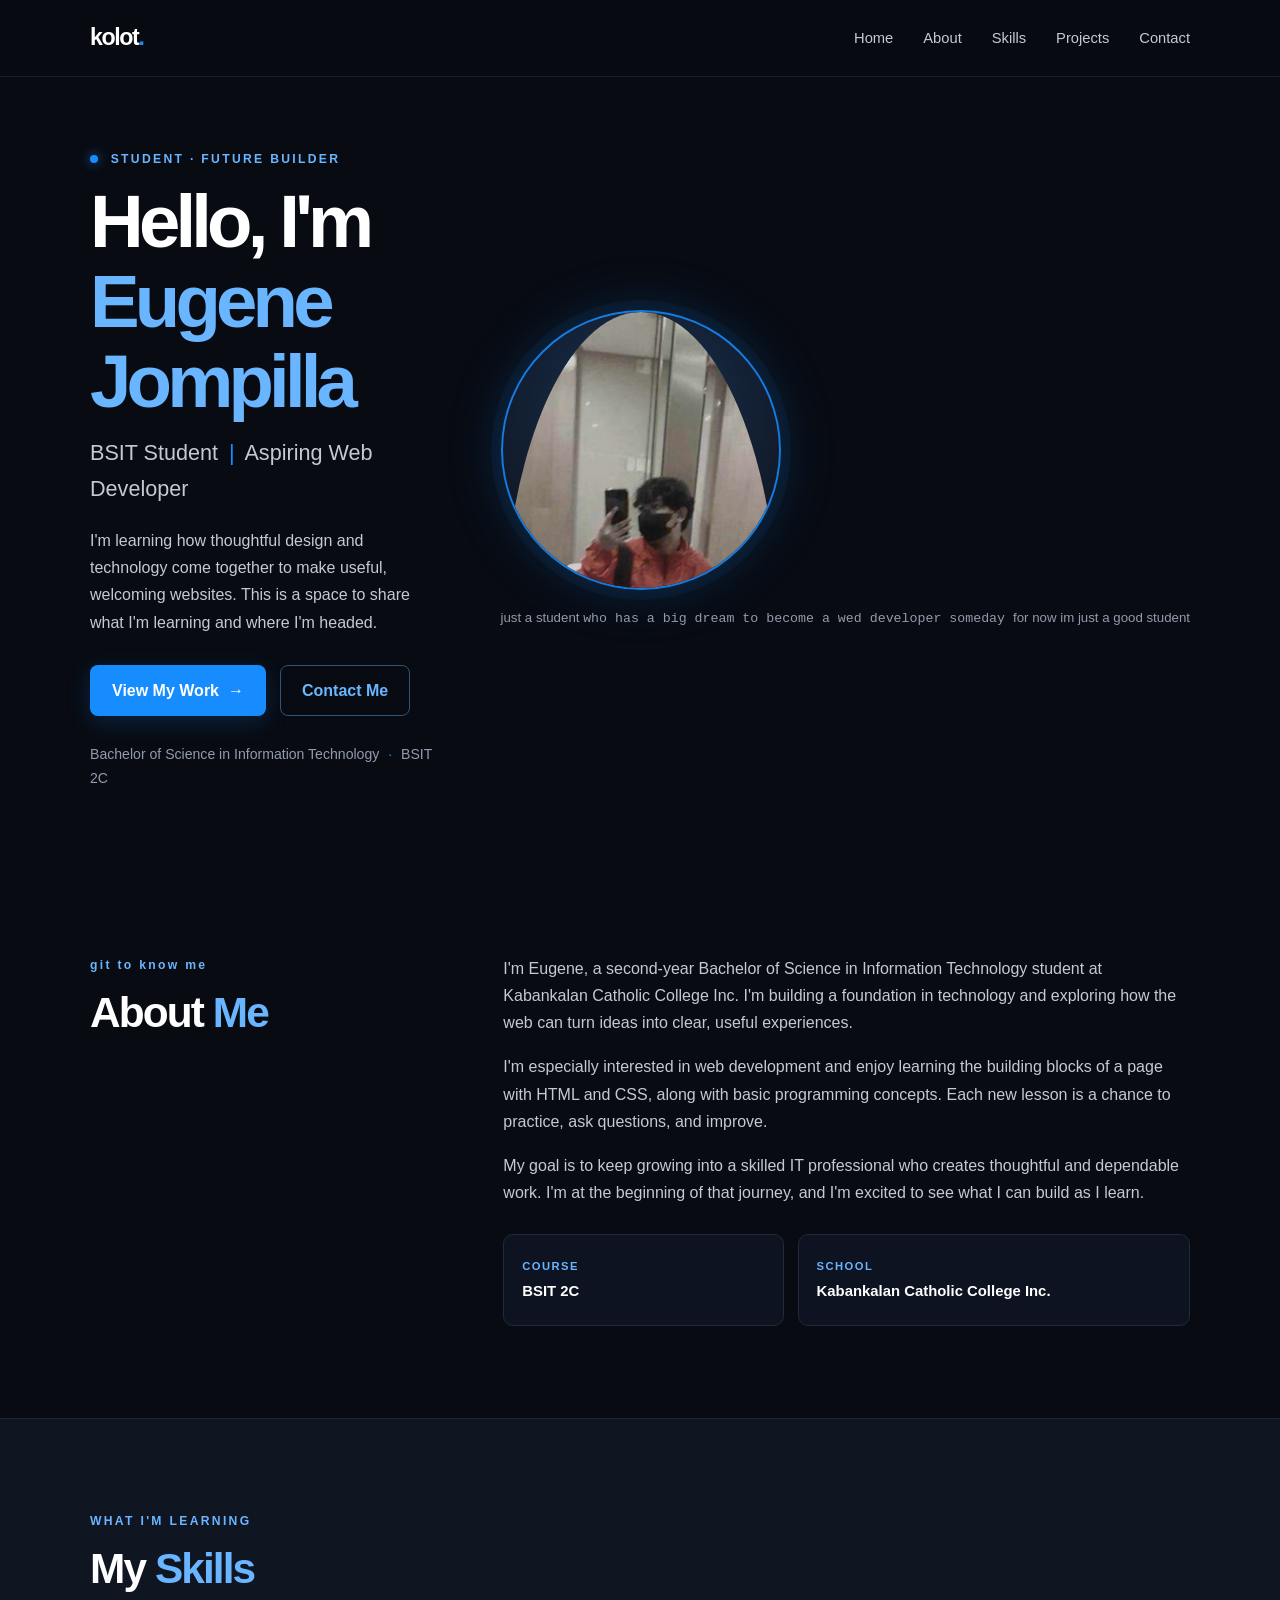
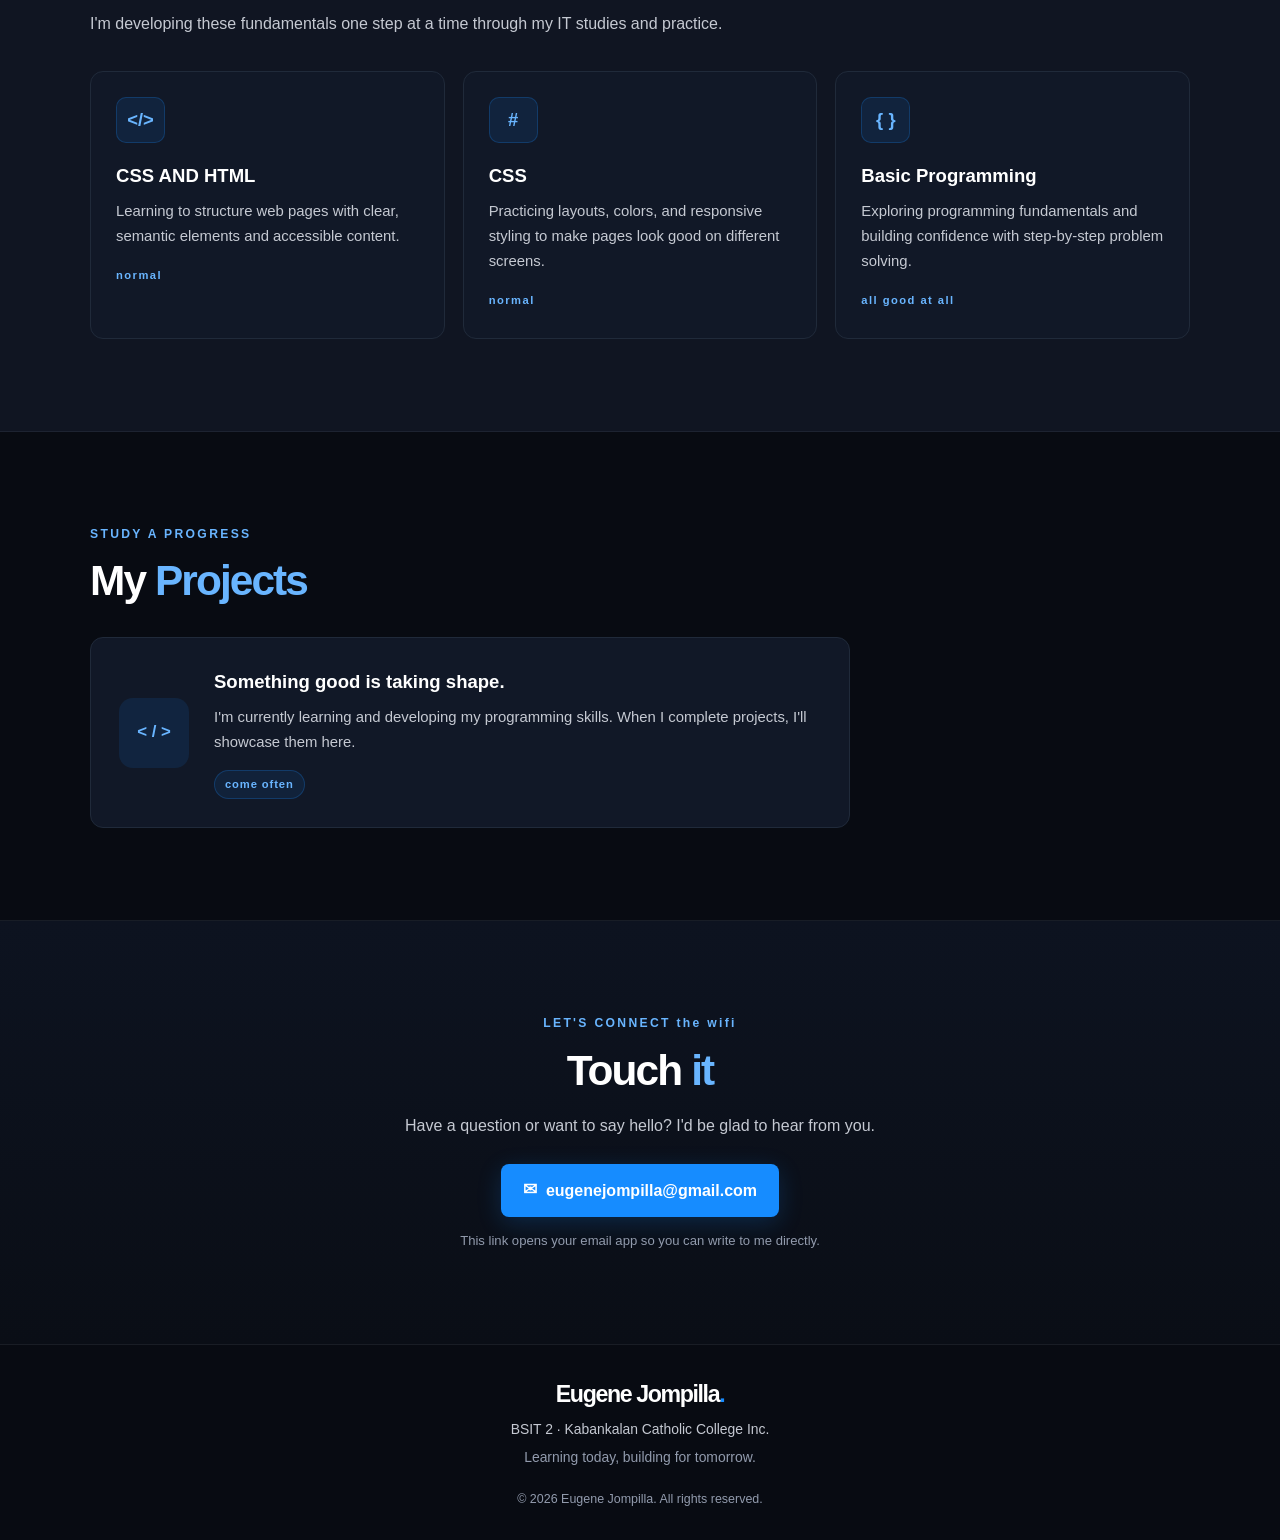
<file: index.html>
<!DOCTYPE html>
<html lang="en">
<head>
  <meta charset="UTF-8">
  <meta name="viewport" content="width=device-width, initial-scale=1.0">
  <meta name="description" content="Eugene Jompilla's portfolio as a BSIT student and aspiring web developer.">
  <meta name="theme-color" content="#080b12">
  <meta property="og:title" content="Eugene Jompilla | Student &amp; Aspiring Web Developer">
  <meta property="og:description" content="Eugene Jompilla's portfolio as a BSIT student and aspiring web developer.">
  <meta property="og:type" content="website">
  <meta property="og:url" content="https://jompila79-bit.github.io/jompilla-project-1/">
  <meta name="twitter:card" content="summary">
  <title>Eugene Jompilla | Student &amp; Aspiring Web Developer</title>
 <link rel="stylesheet" href="style.css">
</head>
<body>
  <a class="skip-link" href="#main-content">Skip to content</a>
  <header class="site-header">
    <nav class="navbar container" aria-label="Main navigation">
      <a class="logo" href="#home" aria-label="Eugene Jompilla, home">kolot<span>.</span></a>
      <ul class="nav-links">
        <li><a href="#home">Home</a></li>
        <li><a href="#about">About</a></li>
        <li><a href="#skills">Skills</a></li>
        <li><a href="#projects">Projects</a></li>
        <li><a href="#contact">Contact</a></li>
      </ul>
    </nav>
  </header>

  <main id="main-content" tabindex="-1">
    <!-- A welcoming introduction and a place for Eugene's profile photo. -->
    <section class="hero container" id="home" aria-labelledby="hero-title">
      <div class="hero-text">
        <p class="eyebrow"><span class="status-dot" aria-hidden="true"></span> STUDENT · FUTURE BUILDER</p>
        <h1 id="hero-title">Hello, I'm <span>Eugene Jompilla</span></h1>
        <h2>BSIT Student <span class="title-divider" aria-hidden="true">|</span> Aspiring Web Developer</h2>
        <p class="intro">I'm learning how thoughtful design and technology come together to make useful, welcoming websites. This is a space to share what I'm learning and where I'm headed.</p>
        <div class="hero-buttons">
          <a class="button primary" href="#projects">View My Work <span aria-hidden="true">→</span></a>
          <a class="button secondary" href="#contact">Contact Me</a>
        </div>
        <p class="hero-location">Bachelor of Science in Information Technology <span aria-hidden="true">·</span> BSIT 2C</p>
      </div>

     <div class="profile-wrap">
    <div class="profile-frame">
        <img class="profile-photo"
             src="./profile.jpg"
             alt="Eugene Jompilla">
    </div>
        <p class="profile-note">just a student <code> who has a big dream to become a wed developer someday
        </code>for now im just a good student</p>
      </div>
    </section>

    <!-- An introduction to Eugene's studies and interests. -->
    <section class="section" id="about" aria-labelledby="about-title">
      <div class="container about-layout">
        <div>
          <p class="eyebrow">git to know me</p>
          <h2 class="section-title" id="about-title">About <span>Me</span></h2>
        </div>
        <div class="about-copy">
          <p>I'm Eugene, a second-year Bachelor of Science in Information Technology student at Kabankalan Catholic College Inc. I'm building a foundation in technology and exploring how the web can turn ideas into clear, useful experiences.</p>
          <p>I'm especially interested in web development and enjoy learning the building blocks of a page with HTML and CSS, along with basic programming concepts. Each new lesson is a chance to practice, ask questions, and improve.</p>
          <p>My goal is to keep growing into a skilled IT professional who creates thoughtful and dependable work. I'm at the beginning of that journey, and I'm excited to see what I can build as I learn.</p>
          <div class="about-details">
            <div class="detail-card">
              <span class="detail-label">COURSE</span>
              <span class="detail-value">BSIT 2C</span>
            </div>
            <div class="detail-card">
              <span class="detail-label">SCHOOL</span>
              <span class="detail-value">Kabankalan Catholic College Inc.</span>
            </div>
          </div>
        </div>
      </div>
    </section>

    <!-- Skills reflect current learning, not professional proficiency. -->
    <section class="section section-muted" id="skills" aria-labelledby="skills-title">
      <div class="container">
        <p class="eyebrow">WHAT I'M LEARNING</p>
        <h2 class="section-title" id="skills-title">My <span>Skills</span></h2>
        <p class="section-text">I'm developing these fundamentals one step at a time through my IT studies and practice.</p>
        <div class="skill-list">
          <article class="skill-card">
            <span class="skill-icon" aria-hidden="true">&lt;/&gt;</span>
            <h3>CSS AND HTML </h3>
            <p>Learning to structure web pages with clear, semantic elements and accessible content.</p>
            <span class="skill-level">normal</span>
          </article>
          <article class="skill-card">
            <span class="skill-icon" aria-hidden="true">#</span>
            <h3>CSS</h3>
            <p>Practicing layouts, colors, and responsive styling to make pages look good on different screens.</p>
            <span class="skill-level">normal</span>
          </article>
          <article class="skill-card">
            <span class="skill-icon" aria-hidden="true">{ }</span>
            <h3>Basic Programming</h3>
            <p>Exploring programming fundamentals and building confidence with step-by-step problem solving.</p>
            <span class="skill-level"> all good at all</span>
          </article>
        </div>
      </div>
    </section>

    <!-- Keep this honest: projects will be added after they are completed. -->
    <section class="section" id="projects" aria-labelledby="projects-title">
      <div class="container">
        <p class="eyebrow">STUDY A PROGRESS</p>
        <h2 class="section-title" id="projects-title">My <span>Projects</span></h2>
        <div class="project-card">
          <div class="project-mark" aria-hidden="true">&lt; / &gt;</div>
          <div>
            <h3>Something good is taking shape.</h3>
            <p>I'm currently learning and developing my programming skills. When I complete projects, I'll showcase them here.</p>
            <span class="tag">come often </span>
          </div>
        </div>
      </div>
    </section>

    <!-- Email opens the visitor's default mail application. -->
    <section class="section contact-section" id="contact" aria-labelledby="contact-title">
      <div class="container contact-content">
        <p class="eyebrow">LET'S CONNECT the wifi </p>
        <h2 class="section-title" id="contact-title">Touch <span>it</span></h2>
        <p class="section-text">Have a question or want to say hello? I'd be glad to hear from you.</p>
        <a class="button primary email-button" href="mailto:eugenejompilla@gmail.com">
          <span class="email-icon" aria-hidden="true">✉</span> eugenejompilla@gmail.com
        </a>
        <p class="contact-note">This link opens your email app so you can write to me directly.</p>
      </div>
    </section>
  </main>

  <footer class="footer">
    <div class="container footer-content">
      <a class="footer-name" href="#home">Eugene Jompilla<span>.</span></a>
      <p>BSIT 2 <span aria-hidden="true">·</span> Kabankalan Catholic College Inc.</p>
      <p class="footer-note">Learning today, building for tomorrow.</p>
      <p class="copyright">&copy; 2026 Eugene Jompilla. All rights reserved.</p>
    </div>
  </footer>
</body>
</html>
</file>
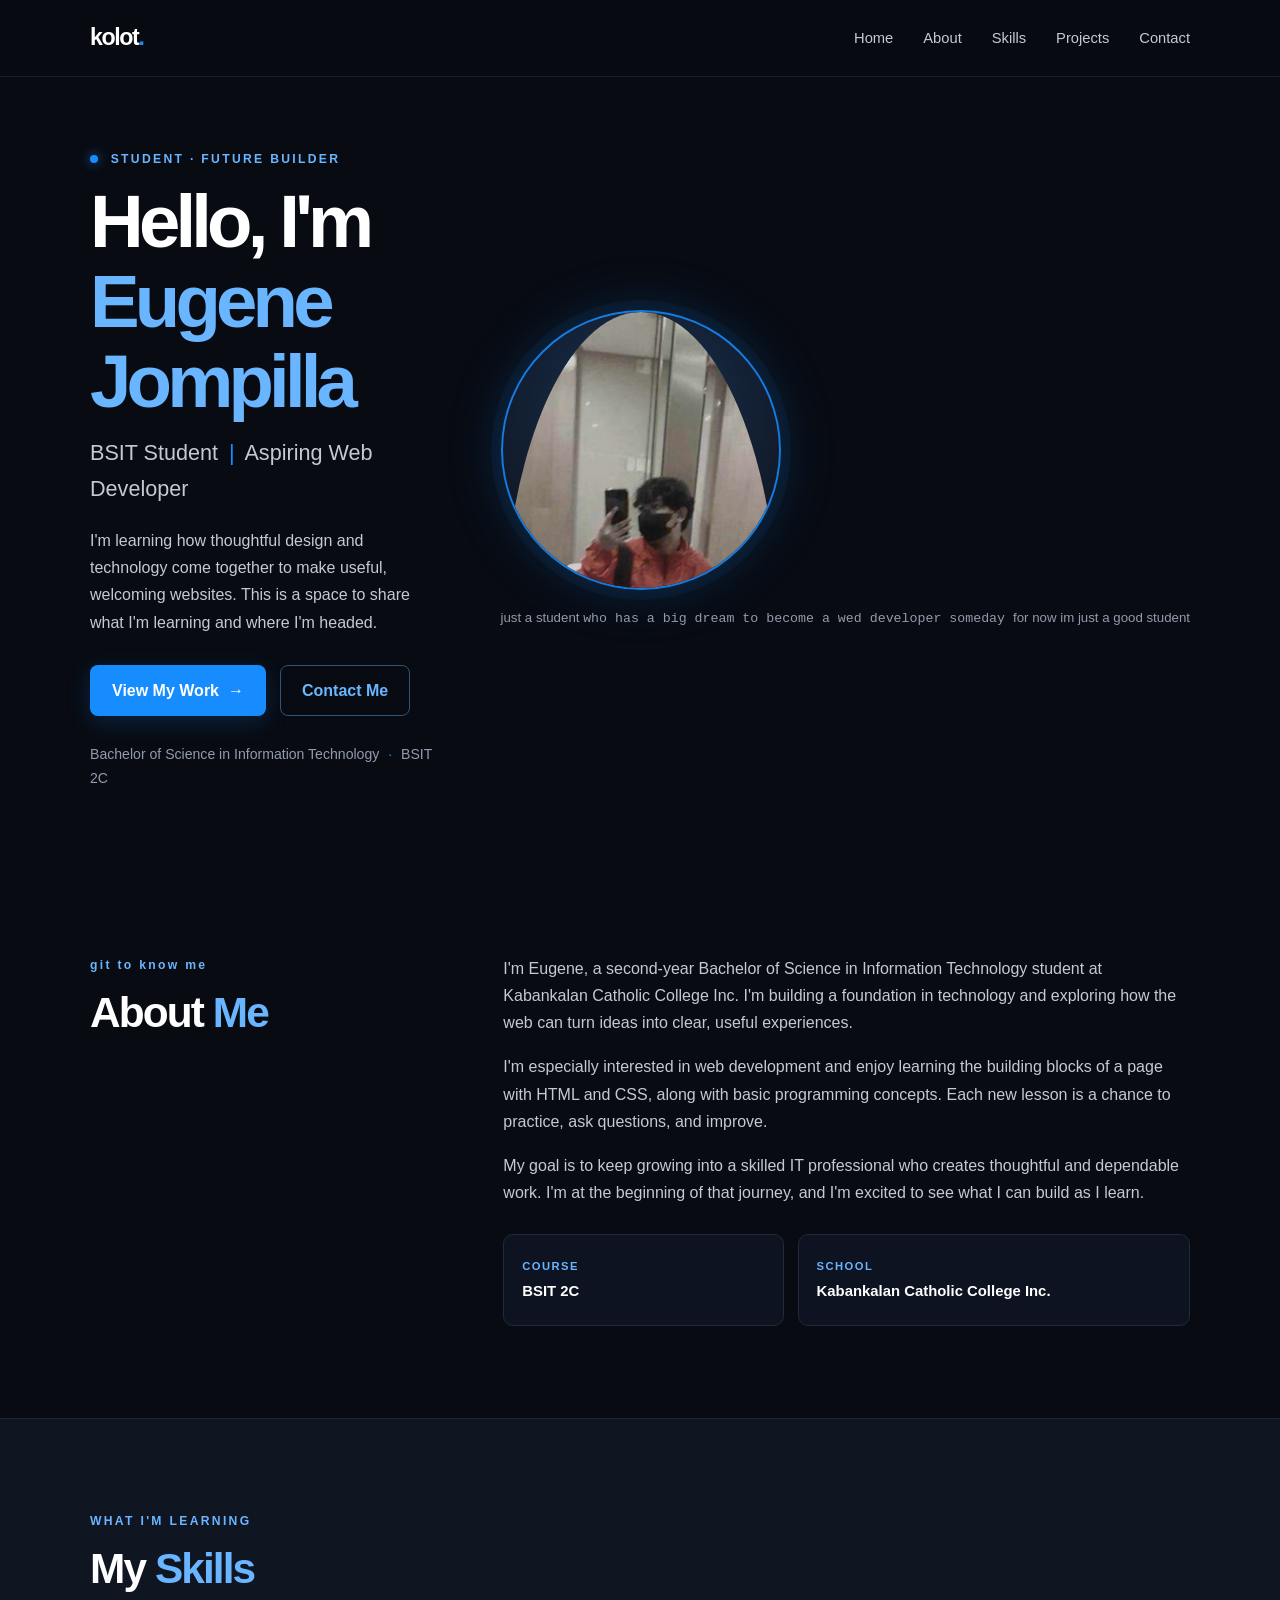
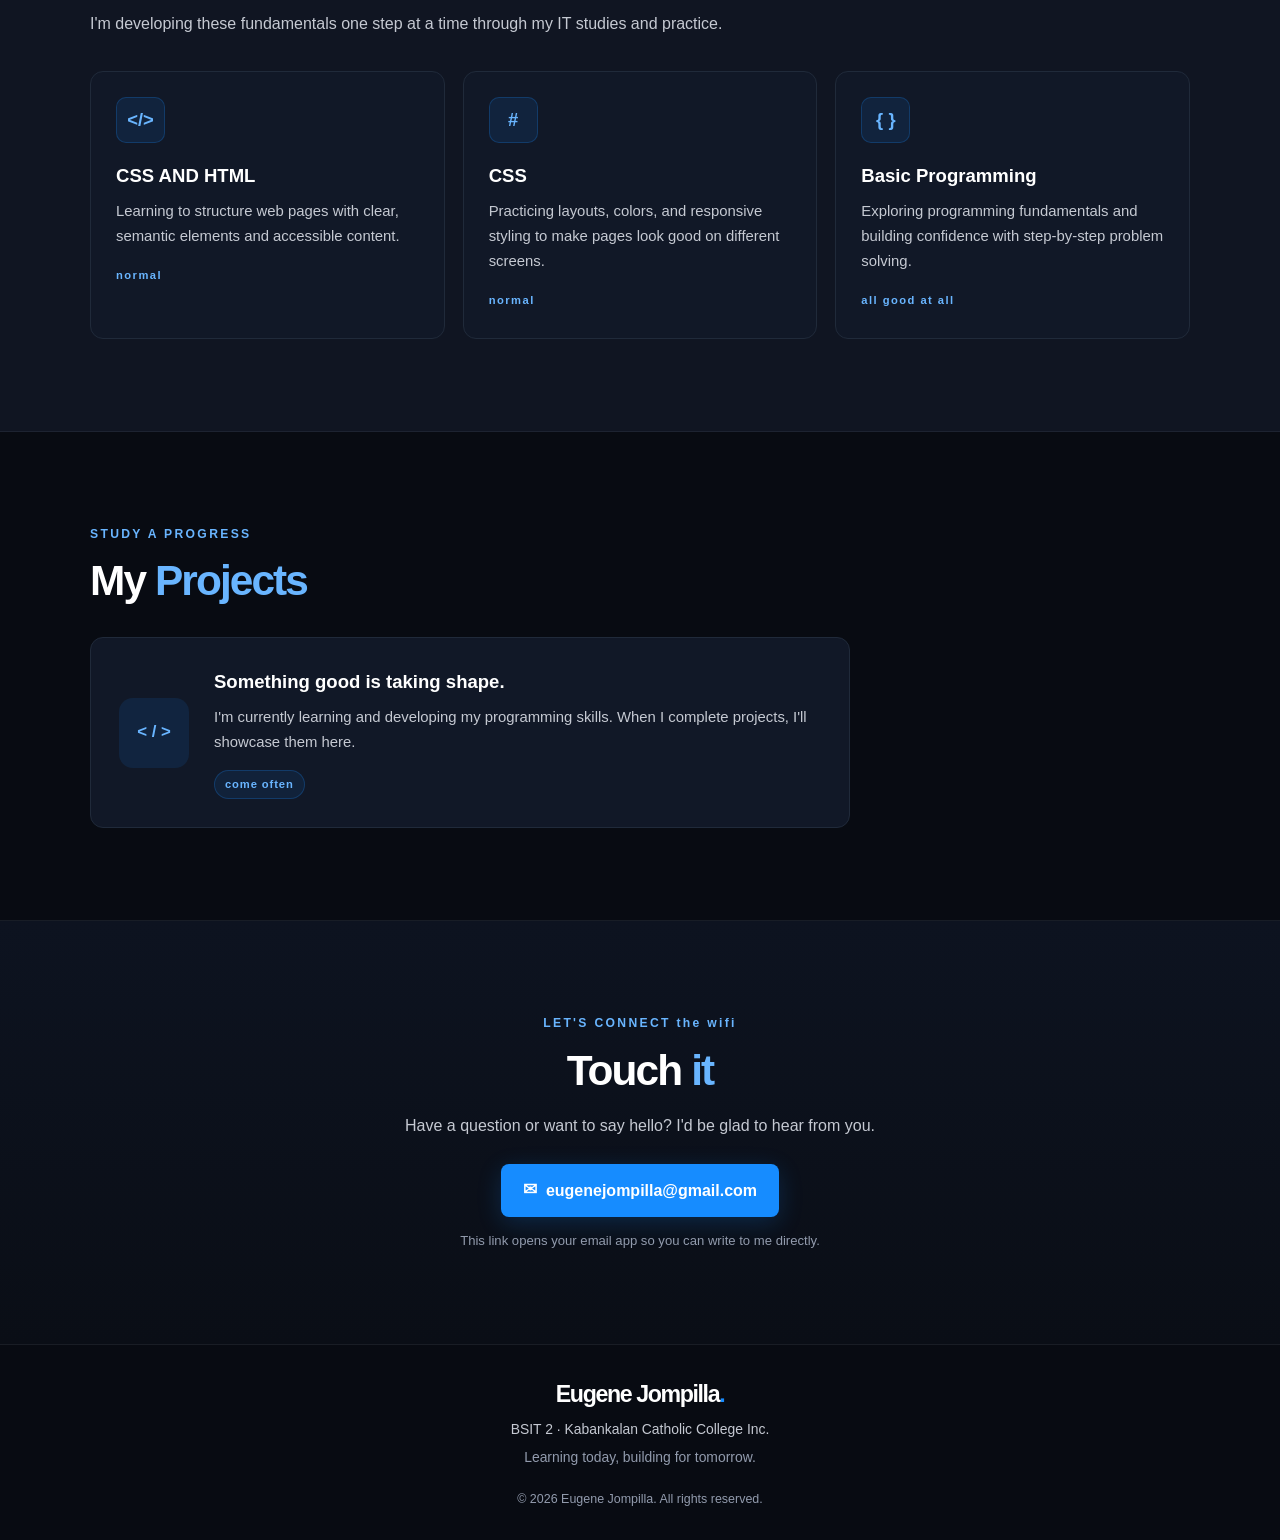
<file: jompilla-project-1/index.html>
<!DOCTYPE html>
<html lang="en">
<head>
  <meta charset="UTF-8">
  <meta name="viewport" content="width=device-width, initial-scale=1.0">
  <meta name="description" content="Eugene Jompilla's portfolio as a BSIT student and aspiring web developer.">
  <meta name="theme-color" content="#080b12">
  <meta property="og:title" content="Eugene Jompilla | Student &amp; Aspiring Web Developer">
  <meta property="og:description" content="Eugene Jompilla's portfolio as a BSIT student and aspiring web developer.">
  <meta property="og:type" content="website">
  <meta property="og:url" content="https://jompila79-bit.github.io/jompilla-project-1/">
  <meta name="twitter:card" content="summary">
  <title>Eugene Jompilla | Student &amp; Aspiring Web Developer</title>
  <link rel="stylesheet" href="styles/style.css">
</head>
<body>
  <a class="skip-link" href="#main-content">Skip to content</a>
  <header class="site-header">
    <nav class="navbar container" aria-label="Main navigation">
      <a class="logo" href="#home" aria-label="Eugene Jompilla, home">kolot<span>.</span></a>
      <ul class="nav-links">
        <li><a href="#home">Home</a></li>
        <li><a href="#about">About</a></li>
        <li><a href="#skills">Skills</a></li>
        <li><a href="#projects">Projects</a></li>
        <li><a href="#contact">Contact</a></li>
      </ul>
    </nav>
  </header>

  <main id="main-content" tabindex="-1">
    <!-- A welcoming introduction and a place for Eugene's profile photo. -->
    <section class="hero container" id="home" aria-labelledby="hero-title">
      <div class="hero-text">
        <p class="eyebrow"><span class="status-dot" aria-hidden="true"></span> STUDENT · FUTURE BUILDER</p>
        <h1 id="hero-title">Hello, I'm <span>Eugene Jompilla</span></h1>
        <h2>BSIT Student <span class="title-divider" aria-hidden="true">|</span> Aspiring Web Developer</h2>
        <p class="intro">I'm learning how thoughtful design and technology come together to make useful, welcoming websites. This is a space to share what I'm learning and where I'm headed.</p>
        <div class="hero-buttons">
          <a class="button primary" href="#projects">View My Work <span aria-hidden="true">→</span></a>
          <a class="button secondary" href="#contact">Contact Me</a>
        </div>
        <p class="hero-location">Bachelor of Science in Information Technology <span aria-hidden="true">·</span> BSIT 2C</p>
      </div>

      <div class="profile-wrap">
        <div class="profile-frame">
          <img class="profile-photo" src="assets/profile.jpg" alt="Placeholder for Eugene Jompilla's profile photo">
        </div>
        <p class="profile-note">just a student <code> who has a big dream to become a wed developer someday
        </code>for now im just a good student</p>
      </div>
    </section>

    <!-- An introduction to Eugene's studies and interests. -->
    <section class="section" id="about" aria-labelledby="about-title">
      <div class="container about-layout">
        <div>
          <p class="eyebrow">git to know me</p>
          <h2 class="section-title" id="about-title">About <span>Me</span></h2>
        </div>
        <div class="about-copy">
          <p>I'm Eugene, a second-year Bachelor of Science in Information Technology student at Kabankalan Catholic College Inc. I'm building a foundation in technology and exploring how the web can turn ideas into clear, useful experiences.</p>
          <p>I'm especially interested in web development and enjoy learning the building blocks of a page with HTML and CSS, along with basic programming concepts. Each new lesson is a chance to practice, ask questions, and improve.</p>
          <p>My goal is to keep growing into a skilled IT professional who creates thoughtful and dependable work. I'm at the beginning of that journey, and I'm excited to see what I can build as I learn.</p>
          <div class="about-details">
            <div class="detail-card">
              <span class="detail-label">COURSE</span>
              <span class="detail-value">BSIT 2C</span>
            </div>
            <div class="detail-card">
              <span class="detail-label">SCHOOL</span>
              <span class="detail-value">Kabankalan Catholic College Inc.</span>
            </div>
          </div>
        </div>
      </div>
    </section>

    <!-- Skills reflect current learning, not professional proficiency. -->
    <section class="section section-muted" id="skills" aria-labelledby="skills-title">
      <div class="container">
        <p class="eyebrow">WHAT I'M LEARNING</p>
        <h2 class="section-title" id="skills-title">My <span>Skills</span></h2>
        <p class="section-text">I'm developing these fundamentals one step at a time through my IT studies and practice.</p>
        <div class="skill-list">
          <article class="skill-card">
            <span class="skill-icon" aria-hidden="true">&lt;/&gt;</span>
            <h3>CSS AND HTML </h3>
            <p>Learning to structure web pages with clear, semantic elements and accessible content.</p>
            <span class="skill-level">normal</span>
          </article>
          <article class="skill-card">
            <span class="skill-icon" aria-hidden="true">#</span>
            <h3>CSS</h3>
            <p>Practicing layouts, colors, and responsive styling to make pages look good on different screens.</p>
            <span class="skill-level">normal</span>
          </article>
          <article class="skill-card">
            <span class="skill-icon" aria-hidden="true">{ }</span>
            <h3>Basic Programming</h3>
            <p>Exploring programming fundamentals and building confidence with step-by-step problem solving.</p>
            <span class="skill-level"> all good at all</span>
          </article>
        </div>
      </div>
    </section>

    <!-- Keep this honest: projects will be added after they are completed. -->
    <section class="section" id="projects" aria-labelledby="projects-title">
      <div class="container">
        <p class="eyebrow">STUDY A PROGRESS</p>
        <h2 class="section-title" id="projects-title">My <span>Projects</span></h2>
        <div class="project-card">
          <div class="project-mark" aria-hidden="true">&lt; / &gt;</div>
          <div>
            <h3>Something good is taking shape.</h3>
            <p>I'm currently learning and developing my programming skills. When I complete projects, I'll showcase them here.</p>
            <span class="tag">come often </span>
          </div>
        </div>
      </div>
    </section>

    <!-- Email opens the visitor's default mail application. -->
    <section class="section contact-section" id="contact" aria-labelledby="contact-title">
      <div class="container contact-content">
        <p class="eyebrow">LET'S CONNECT the wifi </p>
        <h2 class="section-title" id="contact-title">Touch <span>it</span></h2>
        <p class="section-text">Have a question or want to say hello? I'd be glad to hear from you.</p>
        <a class="button primary email-button" href="mailto:eugenejompilla@gmail.com">
          <span class="email-icon" aria-hidden="true">✉</span> eugenejompilla@gmail.com
        </a>
        <p class="contact-note">This link opens your email app so you can write to me directly.</p>
      </div>
    </section>
  </main>

  <footer class="footer">
    <div class="container footer-content">
      <a class="footer-name" href="#home">Eugene Jompilla<span>.</span></a>
      <p>BSIT 2 <span aria-hidden="true">·</span> Kabankalan Catholic College Inc.</p>
      <p class="footer-note">Learning today, building for tomorrow.</p>
      <p class="copyright">&copy; 2026 Eugene Jompilla. All rights reserved.</p>
    </div>
  </footer>
</body>
</html>
</file>
<file: style.css>
/* Base styles */
:root {
  color-scheme: dark;
  --background: #080b12;
  --surface: #101522;
  --card: #111827;
  --accent: #168cff;
  --accent-light: #69b5ff;
  --text: #ffffff;
  --muted: #c5c9d2;
  --subtle: #929bad;
  --border: #202a3a;
}

* {
  box-sizing: border-box;
  margin: 0;
  padding: 0;
}

html {
  scroll-behavior: smooth;
  scroll-padding-top: 88px;
}

body {
  background: var(--background);
  color: var(--text);
  font-family: "Segoe UI", Arial, Helvetica, sans-serif;
  line-height: 1.7;
}

a {
  color: inherit;
  text-decoration: none;
}

a:focus-visible {
  outline: 3px solid var(--accent-light);
  outline-offset: 4px;
}

.skip-link {
  position: fixed;
  top: 12px;
  left: 12px;
  z-index: 20;
  padding: 9px 14px;
  transform: translateY(-160%);
  border-radius: 7px;
  background: var(--accent);
  color: #ffffff;
  font-weight: 700;
  transition: transform 180ms ease;
}

.skip-link:focus {
  transform: translateY(0);
}

.container {
  width: min(1100px, 90%);
  margin: 0 auto;
}

/* Sticky navigation */
.site-header {
  position: sticky;
  top: 0;
  z-index: 10;
  border-bottom: 1px solid rgba(146, 155, 173, 0.13);
  background: rgba(8, 11, 18, 0.92);
  backdrop-filter: blur(14px);
}

.navbar {
  display: flex;
  min-height: 76px;
  align-items: center;
  justify-content: space-between;
  gap: 24px;
}

.logo,
.footer-name {
  font-size: 1.45rem;
  font-weight: 750;
  letter-spacing: -0.06em;
}

.logo span,
.footer-name span {
  color: var(--accent);
}

.nav-links {
  display: flex;
  flex-wrap: wrap;
  justify-content: flex-end;
  gap: 30px;
  list-style: none;
}

.nav-links a {
  color: var(--muted);
  font-size: 0.92rem;
  transition: color 180ms ease;
}

.nav-links a:hover {
  color: var(--accent-light);
}

/* Home */
.hero {
  display: flex;
  min-height: 620px;
  align-items: center;
  justify-content: space-between;
  gap: 64px;
  padding-top: 72px;
  padding-bottom: 72px;
}

.hero-text {
  max-width: 690px;
}

.eyebrow {
  margin-bottom: 12px;
  color: var(--accent-light);
  font-size: 0.76rem;
  font-weight: 700;
  letter-spacing: 0.19em;
}

.status-dot {
  display: inline-block;
  width: 8px;
  height: 8px;
  margin-right: 7px;
  border-radius: 50%;
  background: var(--accent);
  box-shadow: 0 0 12px rgba(22, 140, 255, 0.8);
}

.hero h1 {
  max-width: 680px;
  margin-bottom: 12px;
  font-size: clamp(2.6rem, 6vw, 4.65rem);
  letter-spacing: -0.065em;
  line-height: 1.08;
}

.hero h1 span,
.section-title span {
  color: var(--accent-light);
}

.hero h2 {
  margin-bottom: 19px;
  color: var(--muted);
  font-size: clamp(1.05rem, 2.5vw, 1.35rem);
  font-weight: 450;
}

.title-divider {
  padding: 0 5px;
  color: var(--accent);
}

.intro,
.section-text {
  max-width: 640px;
  color: var(--muted);
}

.hero-buttons {
  display: flex;
  flex-wrap: wrap;
  gap: 14px;
  margin-top: 29px;
}

.button {
  display: inline-flex;
  min-height: 48px;
  align-items: center;
  justify-content: center;
  gap: 9px;
  padding: 11px 21px;
  border: 1px solid transparent;
  border-radius: 8px;
  font-weight: 700;
  transition: background-color 180ms ease, border-color 180ms ease, box-shadow 180ms ease, transform 180ms ease;
}

.button:hover {
  transform: translateY(-2px);
}

.primary {
  background: var(--accent);
  color: #ffffff;
  box-shadow: 0 6px 24px rgba(22, 140, 255, 0.2);
}

.primary:hover {
  background: #0876e2;
  box-shadow: 0 8px 28px rgba(22, 140, 255, 0.32);
}

.secondary {
  border-color: #315578;
  color: var(--accent-light);
}

.secondary:hover {
  border-color: var(--accent);
  background: rgba(22, 140, 255, 0.08);
}

.hero-location {
  margin-top: 27px;
  color: var(--subtle);
  font-size: 0.88rem;
}

.hero-location span {
  padding: 0 5px;
  color: var(--accent);
}

.profile-wrap {
  flex: 0 0 auto;
  text-align: center;
}

.profile-frame {
  display: grid;
  width: 280px;
  aspect-ratio: 1;
  place-items: center;
  overflow: hidden;
  border: 2px solid rgba(22, 140, 255, 0.85);
  border-radius: 50%;
  background: radial-gradient(circle at 50% 35%, #183352, #111827 72%);
  box-shadow: 0 0 0 10px rgba(22, 140, 255, 0.06), 0 0 58px rgba(22, 140, 255, 0.2);
}

.profile-photo {
  display: block;
  width: 100%;
  height: 100%;
  border-radius: inherit;
  object-fit: cover;
}

.profile-note {
  margin-top: 17px;
  color: var(--subtle);
  font-size: 0.83rem;
}

/* About, skills, and projects */
.section {
  padding: 92px 0;
}

.section-muted {
  border-top: 1px solid rgba(146, 155, 173, 0.1);
  border-bottom: 1px solid rgba(146, 155, 173, 0.1);
  background: var(--surface);
}

.section-title {
  margin-bottom: 15px;
  font-size: clamp(2rem, 4vw, 2.65rem);
  letter-spacing: -0.045em;
  line-height: 1.2;
}

.about-layout {
  display: grid;
  grid-template-columns: 0.75fr 1.5fr;
  gap: 70px;
}

.about-copy > p {
  margin-bottom: 17px;
  color: var(--muted);
}

.about-details {
  display: grid;
  grid-template-columns: 1fr 1.4fr;
  gap: 14px;
  margin-top: 28px;
}

.detail-card {
  display: flex;
  min-height: 92px;
  flex-direction: column;
  justify-content: center;
  padding: 15px 18px;
  border: 1px solid var(--border);
  border-radius: 10px;
  background: rgba(17, 24, 39, 0.7);
}

.detail-label,
.skill-level {
  color: var(--accent-light);
  font-size: 0.7rem;
  font-weight: 700;
  letter-spacing: 0.13em;
}

.detail-value {
  margin-top: 3px;
  color: var(--text);
  font-size: 0.93rem;
  font-weight: 600;
}

.section-text {
  margin-top: 8px;
}

.skill-list {
  display: grid;
  grid-template-columns: repeat(3, 1fr);
  gap: 18px;
  margin-top: 34px;
}

.skill-card,
.project-card {
  border: 1px solid var(--border);
  border-radius: 13px;
  background: var(--card);
  transition: border-color 180ms ease, transform 180ms ease, box-shadow 180ms ease;
}

.skill-card {
  min-height: 236px;
  padding: 25px;
}

.skill-card:hover,
.project-card:hover {
  transform: translateY(-4px);
  border-color: rgba(22, 140, 255, 0.55);
  box-shadow: 0 12px 35px rgba(0, 0, 0, 0.2);
}

.skill-icon {
  display: inline-flex;
  min-width: 49px;
  height: 46px;
  align-items: center;
  justify-content: center;
  padding: 0 8px;
  border: 1px solid rgba(22, 140, 255, 0.23);
  border-radius: 10px;
  background: rgba(22, 140, 255, 0.1);
  color: var(--accent-light);
  font-size: 1.15rem;
  font-weight: 750;
}

.skill-card h3,
.project-card h3 {
  margin: 17px 0 7px;
  font-size: 1.16rem;
}

.skill-card p,
.project-card p {
  color: var(--muted);
  font-size: 0.93rem;
}

.skill-level {
  display: inline-block;
  margin-top: 17px;
}

.project-card {
  display: flex;
  max-width: 760px;
  align-items: center;
  gap: 25px;
  margin-top: 30px;
  padding: 28px;
}

.project-mark {
  display: grid;
  width: 70px;
  height: 70px;
  flex: 0 0 auto;
  place-items: center;
  border-radius: 14px;
  background: rgba(22, 140, 255, 0.11);
  color: var(--accent-light);
  font-size: 1.05rem;
  font-weight: 750;
}

.project-card h3 {
  margin-top: 0;
}

.tag {
  display: inline-block;
  margin-top: 15px;
  padding: 4px 10px;
  border: 1px solid rgba(22, 140, 255, 0.24);
  border-radius: 20px;
  background: rgba(22, 140, 255, 0.09);
  color: var(--accent-light);
  font-size: 0.7rem;
  font-weight: 700;
  letter-spacing: 0.08em;
}

/* Contact and footer */
.contact-section {
  border-top: 1px solid rgba(146, 155, 173, 0.1);
  background: linear-gradient(180deg, #0d1320, #0a0e16);
  text-align: center;
}

.contact-content .section-text {
  margin: 0 auto;
}

.email-button {
  margin-top: 25px;
}

.email-icon {
  font-size: 1.05rem;
}

.contact-note {
  margin-top: 13px;
  color: var(--subtle);
  font-size: 0.82rem;
}

.footer {
  padding: 30px 0;
  border-top: 1px solid rgba(146, 155, 173, 0.12);
  text-align: center;
}

.footer-content > p {
  margin-top: 4px;
  color: var(--muted);
  font-size: 0.87rem;
}

.footer-note {
  color: var(--subtle) !important;
}

.copyright {
  padding-top: 15px;
  color: var(--subtle) !important;
  font-size: 0.78rem !important;
}

/* Tablet and phone layouts */
@media (max-width: 800px) {
  .navbar {
    min-height: 68px;
  }

  .nav-links {
    gap: 18px;
  }

  .hero {
    min-height: 0;
    gap: 38px;
  }

  .profile-frame {
    width: 230px;
  }

  .about-layout {
    grid-template-columns: 1fr;
    gap: 23px;
  }
}

@media (max-width: 620px) {
  html {
    scroll-padding-top: 128px;
  }

  .navbar {
    flex-direction: column;
    justify-content: center;
    gap: 5px;
    padding: 10px 0 13px;
  }

  .logo {
    font-size: 1.3rem;
  }

  .nav-links {
    justify-content: center;
    gap: 8px 18px;
  }

  .nav-links a {
    font-size: 0.84rem;
  }

  .hero {
    flex-direction: column-reverse;
    gap: 30px;
    padding-top: 54px;
    padding-bottom: 60px;
    text-align: center;
  }

  .profile-frame {
    width: 185px;
  }

  .hero-buttons {
    justify-content: center;
  }

  .section {
    padding: 65px 0;
  }

  .skill-list,
  .about-details {
    grid-template-columns: 1fr;
  }

  .skill-card {
    min-height: 0;
  }

  .project-card {
    align-items: flex-start;
    gap: 17px;
    padding: 21px;
  }

  .project-mark {
    width: 54px;
    height: 54px;
  }

  .email-button {
    max-width: 100%;
    font-size: 0.91rem;
  }
}

@media (prefers-reduced-motion: reduce) {
  *,
  *::before,
  *::after {
    scroll-behavior: auto !important;
    transition-duration: 0.01ms !important;
  }
}
</file>
<file: jompilla-project-1/styles/style.css>
/* Base styles */
:root {
  color-scheme: dark;
  --background: #080b12;
  --surface: #101522;
  --card: #111827;
  --accent: #168cff;
  --accent-light: #69b5ff;
  --text: #ffffff;
  --muted: #c5c9d2;
  --subtle: #929bad;
  --border: #202a3a;
}

* {
  box-sizing: border-box;
  margin: 0;
  padding: 0;
}

html {
  scroll-behavior: smooth;
  scroll-padding-top: 88px;
}

body {
  background: var(--background);
  color: var(--text);
  font-family: "Segoe UI", Arial, Helvetica, sans-serif;
  line-height: 1.7;
}

a {
  color: inherit;
  text-decoration: none;
}

a:focus-visible {
  outline: 3px solid var(--accent-light);
  outline-offset: 4px;
}

.skip-link {
  position: fixed;
  top: 12px;
  left: 12px;
  z-index: 20;
  padding: 9px 14px;
  transform: translateY(-160%);
  border-radius: 7px;
  background: var(--accent);
  color: #ffffff;
  font-weight: 700;
  transition: transform 180ms ease;
}

.skip-link:focus {
  transform: translateY(0);
}

.container {
  width: min(1100px, 90%);
  margin: 0 auto;
}

/* Sticky navigation */
.site-header {
  position: sticky;
  top: 0;
  z-index: 10;
  border-bottom: 1px solid rgba(146, 155, 173, 0.13);
  background: rgba(8, 11, 18, 0.92);
  backdrop-filter: blur(14px);
}

.navbar {
  display: flex;
  min-height: 76px;
  align-items: center;
  justify-content: space-between;
  gap: 24px;
}

.logo,
.footer-name {
  font-size: 1.45rem;
  font-weight: 750;
  letter-spacing: -0.06em;
}

.logo span,
.footer-name span {
  color: var(--accent);
}

.nav-links {
  display: flex;
  flex-wrap: wrap;
  justify-content: flex-end;
  gap: 30px;
  list-style: none;
}

.nav-links a {
  color: var(--muted);
  font-size: 0.92rem;
  transition: color 180ms ease;
}

.nav-links a:hover {
  color: var(--accent-light);
}

/* Home */
.hero {
  display: flex;
  min-height: 620px;
  align-items: center;
  justify-content: space-between;
  gap: 64px;
  padding-top: 72px;
  padding-bottom: 72px;
}

.hero-text {
  max-width: 690px;
}

.eyebrow {
  margin-bottom: 12px;
  color: var(--accent-light);
  font-size: 0.76rem;
  font-weight: 700;
  letter-spacing: 0.19em;
}

.status-dot {
  display: inline-block;
  width: 8px;
  height: 8px;
  margin-right: 7px;
  border-radius: 50%;
  background: var(--accent);
  box-shadow: 0 0 12px rgba(22, 140, 255, 0.8);
}

.hero h1 {
  max-width: 680px;
  margin-bottom: 12px;
  font-size: clamp(2.6rem, 6vw, 4.65rem);
  letter-spacing: -0.065em;
  line-height: 1.08;
}

.hero h1 span,
.section-title span {
  color: var(--accent-light);
}

.hero h2 {
  margin-bottom: 19px;
  color: var(--muted);
  font-size: clamp(1.05rem, 2.5vw, 1.35rem);
  font-weight: 450;
}

.title-divider {
  padding: 0 5px;
  color: var(--accent);
}

.intro,
.section-text {
  max-width: 640px;
  color: var(--muted);
}

.hero-buttons {
  display: flex;
  flex-wrap: wrap;
  gap: 14px;
  margin-top: 29px;
}

.button {
  display: inline-flex;
  min-height: 48px;
  align-items: center;
  justify-content: center;
  gap: 9px;
  padding: 11px 21px;
  border: 1px solid transparent;
  border-radius: 8px;
  font-weight: 700;
  transition: background-color 180ms ease, border-color 180ms ease, box-shadow 180ms ease, transform 180ms ease;
}

.button:hover {
  transform: translateY(-2px);
}

.primary {
  background: var(--accent);
  color: #ffffff;
  box-shadow: 0 6px 24px rgba(22, 140, 255, 0.2);
}

.primary:hover {
  background: #0876e2;
  box-shadow: 0 8px 28px rgba(22, 140, 255, 0.32);
}

.secondary {
  border-color: #315578;
  color: var(--accent-light);
}

.secondary:hover {
  border-color: var(--accent);
  background: rgba(22, 140, 255, 0.08);
}

.hero-location {
  margin-top: 27px;
  color: var(--subtle);
  font-size: 0.88rem;
}

.hero-location span {
  padding: 0 5px;
  color: var(--accent);
}

.profile-wrap {
  flex: 0 0 auto;
  text-align: center;
}

.profile-frame {
  display: grid;
  width: 280px;
  aspect-ratio: 1;
  place-items: center;
  overflow: hidden;
  border: 2px solid rgba(22, 140, 255, 0.85);
  border-radius: 50%;
  background: radial-gradient(circle at 50% 35%, #183352, #111827 72%);
  box-shadow: 0 0 0 10px rgba(22, 140, 255, 0.06), 0 0 58px rgba(22, 140, 255, 0.2);
}

.profile-photo {
  display: block;
  width: 100%;
  height: 100%;
  border-radius: inherit;
  object-fit: cover;
}

.profile-note {
  margin-top: 17px;
  color: var(--subtle);
  font-size: 0.83rem;
}

/* About, skills, and projects */
.section {
  padding: 92px 0;
}

.section-muted {
  border-top: 1px solid rgba(146, 155, 173, 0.1);
  border-bottom: 1px solid rgba(146, 155, 173, 0.1);
  background: var(--surface);
}

.section-title {
  margin-bottom: 15px;
  font-size: clamp(2rem, 4vw, 2.65rem);
  letter-spacing: -0.045em;
  line-height: 1.2;
}

.about-layout {
  display: grid;
  grid-template-columns: 0.75fr 1.5fr;
  gap: 70px;
}

.about-copy > p {
  margin-bottom: 17px;
  color: var(--muted);
}

.about-details {
  display: grid;
  grid-template-columns: 1fr 1.4fr;
  gap: 14px;
  margin-top: 28px;
}

.detail-card {
  display: flex;
  min-height: 92px;
  flex-direction: column;
  justify-content: center;
  padding: 15px 18px;
  border: 1px solid var(--border);
  border-radius: 10px;
  background: rgba(17, 24, 39, 0.7);
}

.detail-label,
.skill-level {
  color: var(--accent-light);
  font-size: 0.7rem;
  font-weight: 700;
  letter-spacing: 0.13em;
}

.detail-value {
  margin-top: 3px;
  color: var(--text);
  font-size: 0.93rem;
  font-weight: 600;
}

.section-text {
  margin-top: 8px;
}

.skill-list {
  display: grid;
  grid-template-columns: repeat(3, 1fr);
  gap: 18px;
  margin-top: 34px;
}

.skill-card,
.project-card {
  border: 1px solid var(--border);
  border-radius: 13px;
  background: var(--card);
  transition: border-color 180ms ease, transform 180ms ease, box-shadow 180ms ease;
}

.skill-card {
  min-height: 236px;
  padding: 25px;
}

.skill-card:hover,
.project-card:hover {
  transform: translateY(-4px);
  border-color: rgba(22, 140, 255, 0.55);
  box-shadow: 0 12px 35px rgba(0, 0, 0, 0.2);
}

.skill-icon {
  display: inline-flex;
  min-width: 49px;
  height: 46px;
  align-items: center;
  justify-content: center;
  padding: 0 8px;
  border: 1px solid rgba(22, 140, 255, 0.23);
  border-radius: 10px;
  background: rgba(22, 140, 255, 0.1);
  color: var(--accent-light);
  font-size: 1.15rem;
  font-weight: 750;
}

.skill-card h3,
.project-card h3 {
  margin: 17px 0 7px;
  font-size: 1.16rem;
}

.skill-card p,
.project-card p {
  color: var(--muted);
  font-size: 0.93rem;
}

.skill-level {
  display: inline-block;
  margin-top: 17px;
}

.project-card {
  display: flex;
  max-width: 760px;
  align-items: center;
  gap: 25px;
  margin-top: 30px;
  padding: 28px;
}

.project-mark {
  display: grid;
  width: 70px;
  height: 70px;
  flex: 0 0 auto;
  place-items: center;
  border-radius: 14px;
  background: rgba(22, 140, 255, 0.11);
  color: var(--accent-light);
  font-size: 1.05rem;
  font-weight: 750;
}

.project-card h3 {
  margin-top: 0;
}

.tag {
  display: inline-block;
  margin-top: 15px;
  padding: 4px 10px;
  border: 1px solid rgba(22, 140, 255, 0.24);
  border-radius: 20px;
  background: rgba(22, 140, 255, 0.09);
  color: var(--accent-light);
  font-size: 0.7rem;
  font-weight: 700;
  letter-spacing: 0.08em;
}

/* Contact and footer */
.contact-section {
  border-top: 1px solid rgba(146, 155, 173, 0.1);
  background: linear-gradient(180deg, #0d1320, #0a0e16);
  text-align: center;
}

.contact-content .section-text {
  margin: 0 auto;
}

.email-button {
  margin-top: 25px;
}

.email-icon {
  font-size: 1.05rem;
}

.contact-note {
  margin-top: 13px;
  color: var(--subtle);
  font-size: 0.82rem;
}

.footer {
  padding: 30px 0;
  border-top: 1px solid rgba(146, 155, 173, 0.12);
  text-align: center;
}

.footer-content > p {
  margin-top: 4px;
  color: var(--muted);
  font-size: 0.87rem;
}

.footer-note {
  color: var(--subtle) !important;
}

.copyright {
  padding-top: 15px;
  color: var(--subtle) !important;
  font-size: 0.78rem !important;
}

/* Tablet and phone layouts */
@media (max-width: 800px) {
  .navbar {
    min-height: 68px;
  }

  .nav-links {
    gap: 18px;
  }

  .hero {
    min-height: 0;
    gap: 38px;
  }

  .profile-frame {
    width: 230px;
  }

  .about-layout {
    grid-template-columns: 1fr;
    gap: 23px;
  }
}

@media (max-width: 620px) {
  html {
    scroll-padding-top: 128px;
  }

  .navbar {
    flex-direction: column;
    justify-content: center;
    gap: 5px;
    padding: 10px 0 13px;
  }

  .logo {
    font-size: 1.3rem;
  }

  .nav-links {
    justify-content: center;
    gap: 8px 18px;
  }

  .nav-links a {
    font-size: 0.84rem;
  }

  .hero {
    flex-direction: column-reverse;
    gap: 30px;
    padding-top: 54px;
    padding-bottom: 60px;
    text-align: center;
  }

  .profile-frame {
    width: 185px;
  }

  .hero-buttons {
    justify-content: center;
  }

  .section {
    padding: 65px 0;
  }

  .skill-list,
  .about-details {
    grid-template-columns: 1fr;
  }

  .skill-card {
    min-height: 0;
  }

  .project-card {
    align-items: flex-start;
    gap: 17px;
    padding: 21px;
  }

  .project-mark {
    width: 54px;
    height: 54px;
  }

  .email-button {
    max-width: 100%;
    font-size: 0.91rem;
  }
}

@media (prefers-reduced-motion: reduce) {
  *,
  *::before,
  *::after {
    scroll-behavior: auto !important;
    transition-duration: 0.01ms !important;
  }
}
</file>
